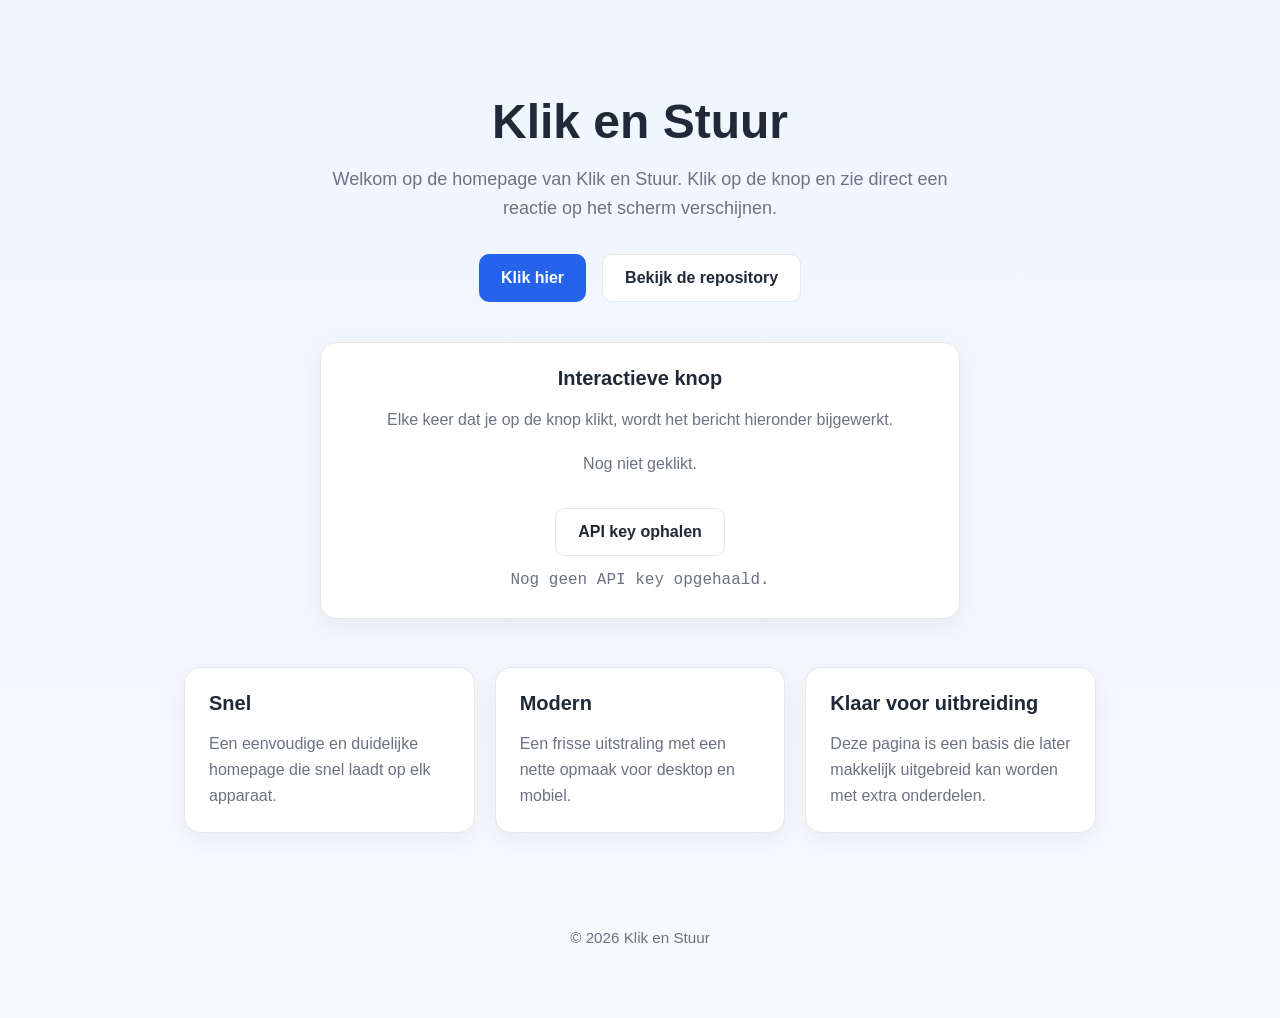
<file: index.html>
<!DOCTYPE html>
<html lang="nl">
<head>
  <meta charset="UTF-8" />
  <meta name="viewport" content="width=device-width, initial-scale=1.0" />
  <title>Klik en Stuur</title>
  <meta name="description" content="Website voor Klik en Stuur" />
  <style>
    :root {
      --bg: #f7f9fc;
      --card: #ffffff;
      --text: #1f2937;
      --muted: #6b7280;
      --accent: #2563eb;
      --accent-dark: #1d4ed8;
      --border: #e5e7eb;
    }

    * {
      box-sizing: border-box;
    }

    body {
      margin: 0;
      font-family: Arial, sans-serif;
      background: linear-gradient(180deg, #eff6ff 0%, var(--bg) 100%);
      color: var(--text);
    }

    .container {
      max-width: 960px;
      margin: 0 auto;
      padding: 24px;
    }

    header {
      padding: 72px 0 40px;
      text-align: center;
    }

    h1 {
      margin: 0 0 16px;
      font-size: 3rem;
      line-height: 1.1;
    }

    .subtitle {
      margin: 0 auto;
      max-width: 640px;
      font-size: 1.125rem;
      color: var(--muted);
      line-height: 1.6;
    }

    .actions {
      margin-top: 32px;
      display: flex;
      justify-content: center;
      gap: 16px;
      flex-wrap: wrap;
    }

    .button {
      display: inline-block;
      padding: 14px 22px;
      border-radius: 10px;
      border: none;
      text-decoration: none;
      font-weight: bold;
      font-size: 1rem;
      cursor: pointer;
      transition: 0.2s ease;
    }

    .button-primary {
      background: var(--accent);
      color: white;
    }

    .button-primary:hover {
      background: var(--accent-dark);
    }

    .button-primary:active {
      transform: translateY(1px);
    }

    .button-secondary {
      background: white;
      color: var(--text);
      border: 1px solid var(--border);
    }

    .button-secondary:hover {
      border-color: #cbd5e1;
      background: #f8fafc;
    }

    .grid {
      display: grid;
      grid-template-columns: repeat(auto-fit, minmax(220px, 1fr));
      gap: 20px;
      margin: 48px 0 72px;
    }

    .click-panel {
      max-width: 640px;
      margin: 0 auto 48px;
      text-align: center;
    }

    .click-result {
      margin-top: 18px;
      color: var(--muted);
      font-size: 1rem;
      min-height: 24px;
    }

    .key-result {
      margin-top: 12px;
      font-family: Consolas, Monaco, monospace;
      word-break: break-all;
      color: var(--text);
      min-height: 24px;
    }

    .copy-button {
      margin-top: 10px;
      display: none;
    }

    .card {
      background: var(--card);
      border: 1px solid var(--border);
      border-radius: 16px;
      padding: 24px;
      box-shadow: 0 8px 24px rgba(15, 23, 42, 0.06);
    }

    .card h2 {
      margin-top: 0;
      font-size: 1.25rem;
    }

    .card p {
      margin-bottom: 0;
      color: var(--muted);
      line-height: 1.6;
    }

    footer {
      padding: 24px 0 48px;
      text-align: center;
      color: var(--muted);
      font-size: 0.95rem;
    }
  </style>
</head>
<body>
  <div class="container">
    <header>
      <h1>Klik en Stuur</h1>
      <p class="subtitle">
        Welkom op de homepage van Klik en Stuur. Klik op de knop en zie direct een reactie
        op het scherm verschijnen.
      </p>
      <div class="actions">
        <button class="button button-primary" id="klikKnop" type="button">Klik hier</button>
        <a class="button button-secondary" href="https://github.com/mmlzegwaard/klikenstuurop">Bekijk de repository</a>
      </div>
    </header>

    <main>
      <section class="card click-panel" aria-live="polite">
        <h2>Interactieve knop</h2>
        <p>Elke keer dat je op de knop klikt, wordt het bericht hieronder bijgewerkt.</p>
        <p id="klikResultaat" class="click-result">Nog niet geklikt.</p>
        <div class="actions">
          <button class="button button-secondary" id="keyKnop" type="button">API key ophalen</button>
        </div>
        <p id="keyResultaat" class="key-result">Nog geen API key opgehaald.</p>
        <button class="button button-secondary copy-button" id="kopieerKeyKnop" type="button">Kopieer key</button>
      </section>

      <section id="meer" class="grid">
        <article class="card">
          <h2>Snel</h2>
          <p>Een eenvoudige en duidelijke homepage die snel laadt op elk apparaat.</p>
        </article>
        <article class="card">
          <h2>Modern</h2>
          <p>Een frisse uitstraling met een nette opmaak voor desktop en mobiel.</p>
        </article>
        <article class="card">
          <h2>Klaar voor uitbreiding</h2>
          <p>Deze pagina is een basis die later makkelijk uitgebreid kan worden met extra onderdelen.</p>
        </article>
      </section>
    </main>

    <footer>
      © 2026 Klik en Stuur
    </footer>
  </div>
  <script>
    const klikKnop = document.getElementById('klikKnop');
    const klikResultaat = document.getElementById('klikResultaat');
    const keyKnop = document.getElementById('keyKnop');
    const keyResultaat = document.getElementById('keyResultaat');
    const kopieerKeyKnop = document.getElementById('kopieerKeyKnop');
    let aantalKlikken = 0;
    let apiKey = '';

    function maskerKey(waarde) {
      if (waarde.length <= 8) {
        return '********';
      }
      return `${waarde.slice(0, 4)}...${waarde.slice(-4)}`;
    }

    klikKnop.addEventListener('click', () => {
      aantalKlikken += 1;
      klikResultaat.textContent = `Je hebt ${aantalKlikken} keer op de knop geklikt.`;
    });

    keyKnop.addEventListener('click', async () => {
      keyResultaat.textContent = 'API key ophalen...';
      keyKnop.disabled = true;
      try {
        const response = await fetch('/api/key');
        let payload = {};
        try {
          payload = await response.json();
        } catch {
          payload = {};
        }
        if (!response.ok) {
          throw new Error(payload.error || 'Onbekende fout');
        }
        if (!payload.api_key) {
          throw new Error('Geen API key in response.');
        }
        apiKey = payload.api_key;
        keyResultaat.textContent = `API key opgehaald: ${maskerKey(apiKey)}`;
        kopieerKeyKnop.style.display = 'inline-block';
      } catch (error) {
        keyResultaat.textContent = `Fout: ${error.message}`;
        apiKey = '';
        kopieerKeyKnop.style.display = 'none';
      } finally {
        keyKnop.disabled = false;
      }
    });

    kopieerKeyKnop.addEventListener('click', async () => {
      if (!apiKey) {
        return;
      }
      try {
        await navigator.clipboard.writeText(apiKey);
        keyResultaat.textContent = `API key gekopieerd: ${maskerKey(apiKey)}`;
      } catch (error) {
        keyResultaat.textContent = 'Kopiëren mislukt.';
      }
    });
  </script>
</body>
</html>
</file>
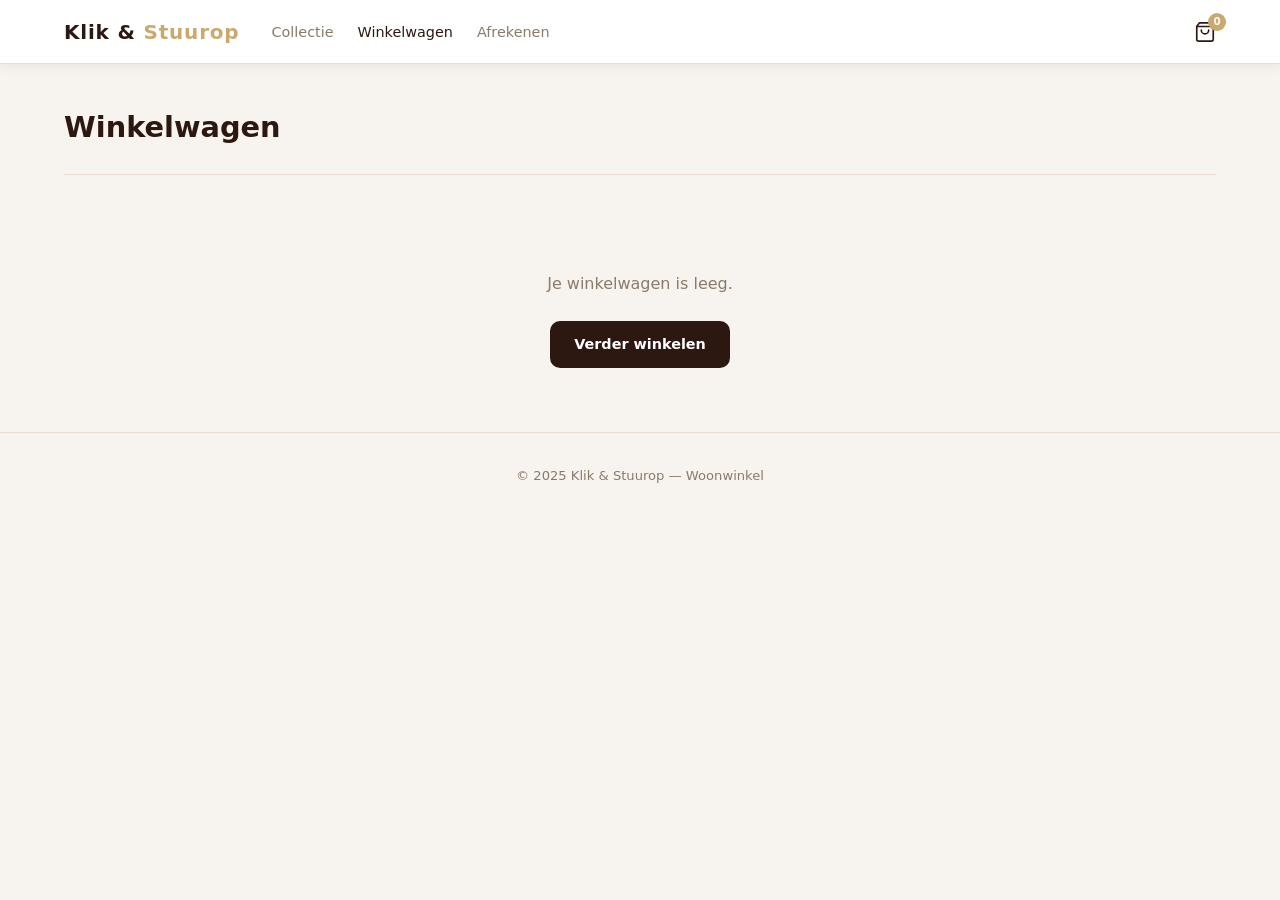
<file: cart.html>
<!DOCTYPE html>
<html lang="nl">
<head>
  <meta charset="UTF-8" />
  <meta name="viewport" content="width=device-width, initial-scale=1.0" />
  <title>Winkelwagen — Klik &amp; Stuurop</title>
  <link rel="stylesheet" href="style.css" />
</head>
<body>

  <!-- Navigation -->
  <nav class="nav">
    <div class="nav-inner">
      <a href="index.html" class="nav-brand">Klik &amp; <span>Stuurop</span></a>
      <ul class="nav-links">
        <li><a href="index.html">Collectie</a></li>
        <li><a href="cart.html" class="active">Winkelwagen</a></li>
        <li><a href="checkout.html">Afrekenen</a></li>
      </ul>
      <a href="cart.html" class="nav-cart" aria-label="Winkelwagen">
        <svg viewBox="0 0 24 24" fill="none" stroke="currentColor" stroke-width="1.8"
             stroke-linecap="round" stroke-linejoin="round" aria-hidden="true">
          <path d="M6 2 3 6v14a2 2 0 0 0 2 2h14a2 2 0 0 0 2-2V6l-3-4z"/>
          <line x1="3" y1="6" x2="21" y2="6"/>
          <path d="M16 10a4 4 0 0 1-8 0"/>
        </svg>
        <span id="cart-badge" class="badge" hidden>0</span>
      </a>
    </div>
  </nav>

  <main class="container">
    <div class="page-header">
      <h1>Winkelwagen</h1>
    </div>
    <div id="cart-root"></div>
  </main>

  <footer>
    <p>© 2025 Klik &amp; Stuurop — Woonwinkel</p>
  </footer>

  <script src="app.js"></script>
  <script>initCart();</script>
</body>
</html>
</file>
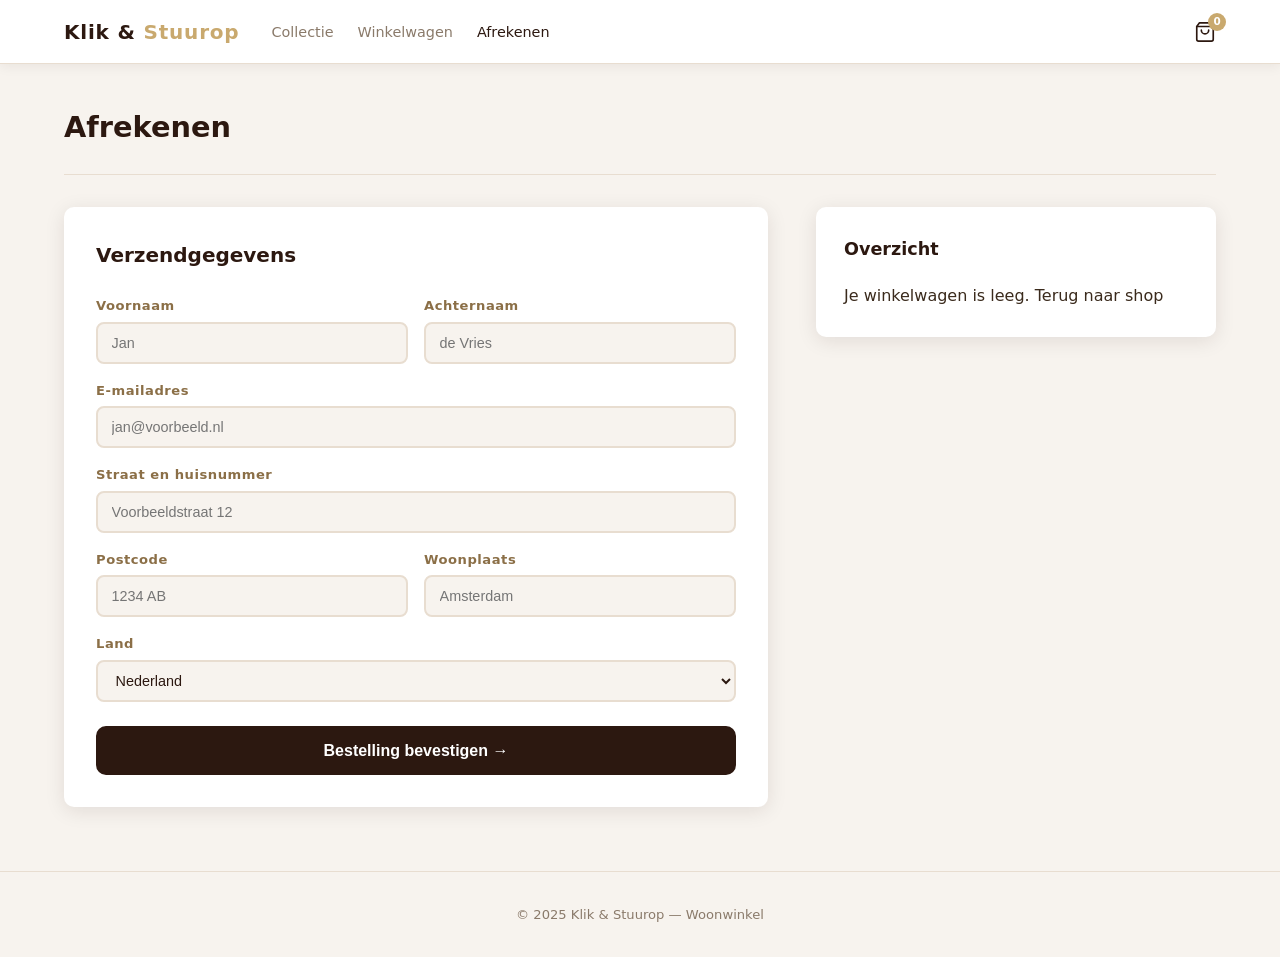
<file: checkout.html>
<!DOCTYPE html>
<html lang="nl">
<head>
  <meta charset="UTF-8" />
  <meta name="viewport" content="width=device-width, initial-scale=1.0" />
  <title>Afrekenen — Klik &amp; Stuurop</title>
  <link rel="stylesheet" href="style.css" />
</head>
<body>

  <!-- Navigation -->
  <nav class="nav">
    <div class="nav-inner">
      <a href="index.html" class="nav-brand">Klik &amp; <span>Stuurop</span></a>
      <ul class="nav-links">
        <li><a href="index.html">Collectie</a></li>
        <li><a href="cart.html">Winkelwagen</a></li>
        <li><a href="checkout.html" class="active">Afrekenen</a></li>
      </ul>
      <a href="cart.html" class="nav-cart" aria-label="Winkelwagen">
        <svg viewBox="0 0 24 24" fill="none" stroke="currentColor" stroke-width="1.8"
             stroke-linecap="round" stroke-linejoin="round" aria-hidden="true">
          <path d="M6 2 3 6v14a2 2 0 0 0 2 2h14a2 2 0 0 0 2-2V6l-3-4z"/>
          <line x1="3" y1="6" x2="21" y2="6"/>
          <path d="M16 10a4 4 0 0 1-8 0"/>
        </svg>
        <span id="cart-badge" class="badge" hidden>0</span>
      </a>
    </div>
  </nav>

  <main class="container">
    <div class="page-header">
      <h1 id="checkout-heading">Afrekenen</h1>
    </div>

    <!-- Success message (hidden until form is submitted) -->
    <div id="checkout-success" class="checkout-success" hidden>
      <div class="success-icon">🎉</div>
      <h2>Bestelling geplaatst!</h2>
      <p>
        Bedankt voor je bestelling. Je ontvangt een bevestiging per e-mail.
        We sturen je bestelling zo snel mogelijk op.
      </p>
      <a href="index.html" class="btn btn-primary">Terug naar de winkel</a>
    </div>

    <div class="checkout-layout" id="checkout-layout">
      <!-- Shipping form -->
      <div class="checkout-form-card">
        <h2>Verzendgegevens</h2>
        <form id="checkout-form">

          <div class="form-row">
            <div class="form-group">
              <label for="voornaam">Voornaam</label>
              <input type="text" id="voornaam" name="voornaam" placeholder="Jan" required />
            </div>
            <div class="form-group">
              <label for="achternaam">Achternaam</label>
              <input type="text" id="achternaam" name="achternaam" placeholder="de Vries" required />
            </div>
          </div>

          <div class="form-group">
            <label for="email">E-mailadres</label>
            <input type="email" id="email" name="email" placeholder="jan@voorbeeld.nl" required />
          </div>

          <div class="form-group">
            <label for="adres">Straat en huisnummer</label>
            <input type="text" id="adres" name="adres" placeholder="Voorbeeldstraat 12" required />
          </div>

          <div class="form-row">
            <div class="form-group">
              <label for="postcode">Postcode</label>
              <input type="text" id="postcode" name="postcode" placeholder="1234 AB" required />
            </div>
            <div class="form-group">
              <label for="stad">Woonplaats</label>
              <input type="text" id="stad" name="stad" placeholder="Amsterdam" required />
            </div>
          </div>

          <div class="form-group">
            <label for="land">Land</label>
            <select id="land" name="land" required>
              <option value="NL" selected>Nederland</option>
              <option value="BE">België</option>
              <option value="DE">Duitsland</option>
              <option value="FR">Frankrijk</option>
              <option value="LU">Luxemburg</option>
              <option value="GB">Verenigd Koninkrijk</option>
              <option value="OTHER">Overig</option>
            </select>
          </div>

          <div class="checkout-submit-row">
            <button type="submit" class="btn btn-primary btn-large">
              Bestelling bevestigen →
            </button>
          </div>
        </form>
      </div>

      <!-- Order summary -->
      <aside class="order-summary-card">
        <h2>Overzicht</h2>
        <div id="order-summary"></div>
      </aside>
    </div>
  </main>

  <footer>
    <p>© 2025 Klik &amp; Stuurop — Woonwinkel</p>
  </footer>

  <script src="app.js"></script>
  <script>initCheckout();</script>
</body>
</html>
</file>
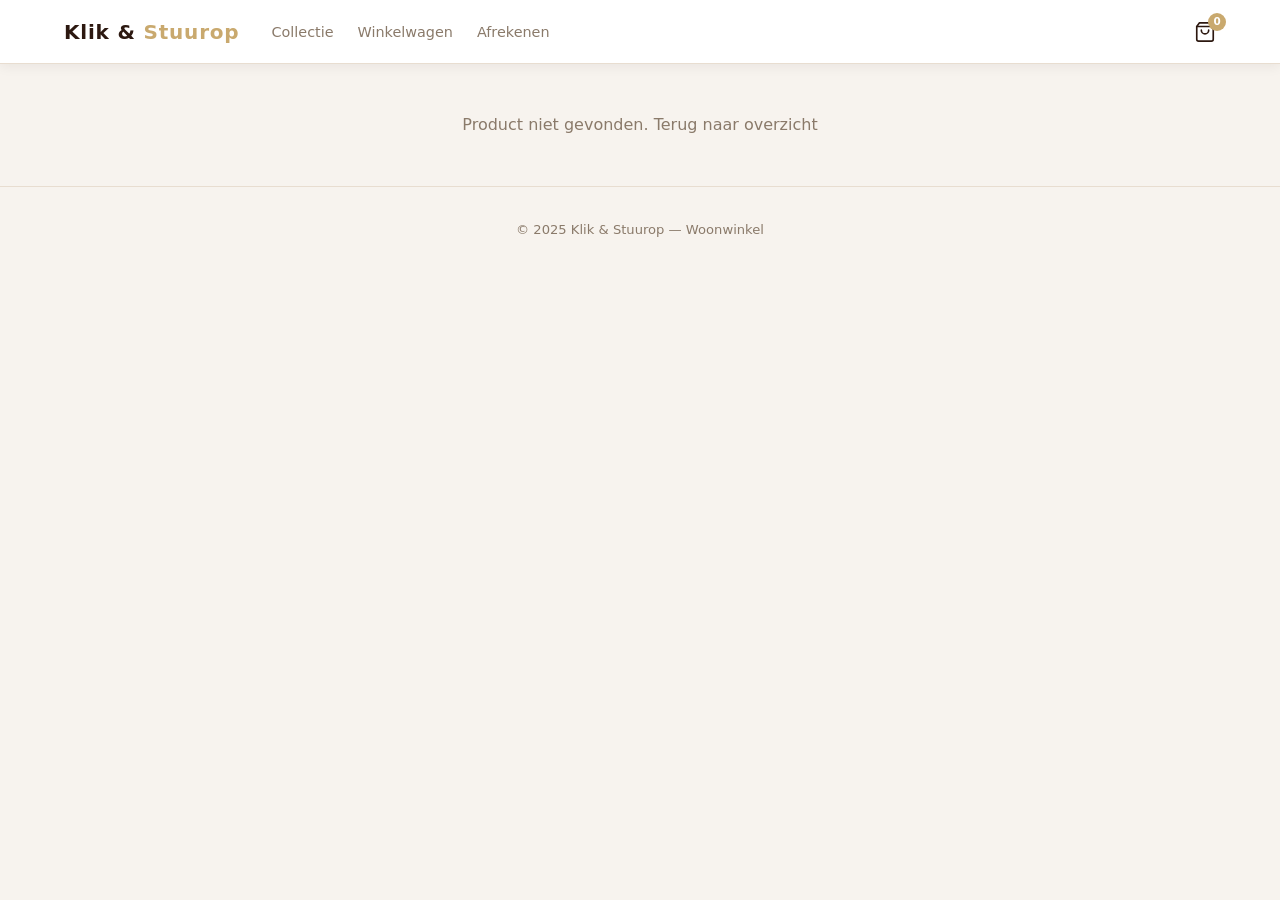
<file: product.html>
<!DOCTYPE html>
<html lang="nl">
<head>
  <meta charset="UTF-8" />
  <meta name="viewport" content="width=device-width, initial-scale=1.0" />
  <title>Product — Klik &amp; Stuurop</title>
  <link rel="stylesheet" href="style.css" />
</head>
<body>

  <!-- Navigation -->
  <nav class="nav">
    <div class="nav-inner">
      <a href="index.html" class="nav-brand">Klik &amp; <span>Stuurop</span></a>
      <ul class="nav-links">
        <li><a href="index.html">Collectie</a></li>
        <li><a href="cart.html">Winkelwagen</a></li>
        <li><a href="checkout.html">Afrekenen</a></li>
      </ul>
      <a href="cart.html" class="nav-cart" aria-label="Winkelwagen">
        <svg viewBox="0 0 24 24" fill="none" stroke="currentColor" stroke-width="1.8"
             stroke-linecap="round" stroke-linejoin="round" aria-hidden="true">
          <path d="M6 2 3 6v14a2 2 0 0 0 2 2h14a2 2 0 0 0 2-2V6l-3-4z"/>
          <line x1="3" y1="6" x2="21" y2="6"/>
          <path d="M16 10a4 4 0 0 1-8 0"/>
        </svg>
        <span id="cart-badge" class="badge" hidden>0</span>
      </a>
    </div>
  </nav>

  <!-- Detail root — filled by JS -->
  <main class="container">
    <div id="detail-root"></div>
  </main>

  <footer>
    <p>© 2025 Klik &amp; Stuurop — Woonwinkel</p>
  </footer>

  <script src="app.js"></script>
  <script>initDetail();</script>
</body>
</html>
</file>
<file: style.css>
/* ── CSS Custom Properties ─────────────────────────────────────────── */
:root {
  --clr-bg:        #f7f3ee;
  --clr-surface:   #ffffff;
  --clr-primary:   #c9a96e;
  --clr-primary-dk:#a8834a;
  --clr-dark:      #2c1810;
  --clr-medium:    #8b6f47;
  --clr-light:     #e8ddd0;
  --clr-text:      #3a2a1c;
  --clr-muted:     #8a7a6a;
  --radius:        10px;
  --shadow:        0 4px 20px rgba(44,24,16,.10);
  --nav-h:         64px;
  --transition:    0.22s ease;
}

/* ── Reset / Base ──────────────────────────────────────────────────── */
*,
*::before,
*::after {
  box-sizing: border-box;
  margin: 0;
  padding: 0;
}

html {
  scroll-behavior: smooth;
}

body {
  font-family: 'Segoe UI', system-ui, sans-serif;
  background: var(--clr-bg);
  color: var(--clr-text);
  line-height: 1.6;
  min-height: 100vh;
}

img {
  max-width: 100%;
  display: block;
}

a {
  color: inherit;
  text-decoration: none;
}

/* ── Navigation ────────────────────────────────────────────────────── */
.nav {
  position: sticky;
  top: 0;
  z-index: 100;
  height: var(--nav-h);
  background: var(--clr-surface);
  border-bottom: 1px solid var(--clr-light);
  box-shadow: 0 2px 12px rgba(44,24,16,.07);
  display: flex;
  align-items: center;
}

.nav-inner {
  width: 100%;
  max-width: 1200px;
  margin: 0 auto;
  padding: 0 1.5rem;
  display: flex;
  align-items: center;
  gap: 2rem;
}

.nav-brand {
  font-size: 1.25rem;
  font-weight: 700;
  letter-spacing: .04em;
  color: var(--clr-dark);
  white-space: nowrap;
}

.nav-brand span {
  color: var(--clr-primary);
}

.nav-links {
  display: flex;
  gap: 1.5rem;
  list-style: none;
  flex: 1;
}

.nav-links a {
  font-size: .9rem;
  font-weight: 500;
  color: var(--clr-muted);
  transition: color var(--transition);
}

.nav-links a:hover,
.nav-links a.active {
  color: var(--clr-dark);
}

.nav-cart {
  position: relative;
  display: flex;
  align-items: center;
  gap: .4rem;
  font-size: .9rem;
  font-weight: 600;
  color: var(--clr-dark);
  transition: color var(--transition);
}

.nav-cart:hover {
  color: var(--clr-primary);
}

.nav-cart svg {
  width: 22px;
  height: 22px;
}

.badge {
  position: absolute;
  top: -8px;
  right: -10px;
  background: var(--clr-primary);
  color: #fff;
  font-size: .65rem;
  font-weight: 700;
  min-width: 18px;
  height: 18px;
  border-radius: 999px;
  display: flex;
  align-items: center;
  justify-content: center;
  padding: 0 4px;
}

/* ── Page Container ────────────────────────────────────────────────── */
.container {
  max-width: 1200px;
  margin: 0 auto;
  padding: 0 1.5rem;
}

/* ── Hero ──────────────────────────────────────────────────────────── */
.hero {
  position: relative;
  height: 520px;
  overflow: hidden;
}

.hero-img {
  width: 100%;
  height: 100%;
  object-fit: cover;
  object-position: center 40%;
}

.hero-overlay {
  position: absolute;
  inset: 0;
  background: linear-gradient(
    135deg,
    rgba(44,24,16,.65) 0%,
    rgba(44,24,16,.25) 60%,
    transparent 100%
  );
  display: flex;
  align-items: flex-end;
  padding: 3rem;
}

.hero-content {
  color: #fff;
  max-width: 520px;
}

.hero-content h1 {
  font-size: clamp(1.8rem, 4vw, 2.8rem);
  font-weight: 700;
  line-height: 1.2;
  margin-bottom: .75rem;
}

.hero-content p {
  font-size: 1.05rem;
  opacity: .9;
  margin-bottom: 1.5rem;
}

/* ── Section headings ──────────────────────────────────────────────── */
.section-heading {
  padding: 3rem 0 1.5rem;
}

.section-heading h2 {
  font-size: 1.6rem;
  font-weight: 700;
  color: var(--clr-dark);
}

.section-heading p {
  color: var(--clr-muted);
  margin-top: .25rem;
}

/* ── Product Grid ──────────────────────────────────────────────────── */
.products-grid {
  display: grid;
  grid-template-columns: repeat(auto-fill, minmax(260px, 1fr));
  gap: 1.5rem;
  padding-bottom: 4rem;
}

/* ── Product Card ──────────────────────────────────────────────────── */
.product-card {
  background: var(--clr-surface);
  border-radius: var(--radius);
  overflow: hidden;
  box-shadow: var(--shadow);
  display: flex;
  flex-direction: column;
  transition: transform var(--transition), box-shadow var(--transition);
}

.product-card:hover {
  transform: translateY(-4px);
  box-shadow: 0 8px 30px rgba(44,24,16,.15);
}

.product-card-link {
  display: flex;
  flex-direction: column;
  flex: 1;
}

.product-card-image {
  width: 100%;
  aspect-ratio: 4/3;
  overflow: hidden;
  background: var(--clr-light);
}

.product-card-image img {
  width: 100%;
  height: 100%;
  object-fit: cover;
  transform: scale(2.6);
  transition: transform .4s ease;
}

.product-card:hover .product-card-image img {
  transform: scale(2.8);
}

.product-card-body {
  padding: 1.1rem 1.25rem .75rem;
  flex: 1;
}

.product-card-category {
  font-size: .72rem;
  font-weight: 600;
  letter-spacing: .08em;
  text-transform: uppercase;
  color: var(--clr-primary);
}

.product-card-name {
  font-size: 1.05rem;
  font-weight: 600;
  margin: .2rem 0 .5rem;
  color: var(--clr-dark);
}

.product-card-price {
  font-size: 1.15rem;
  font-weight: 700;
  color: var(--clr-medium);
}

/* ── Buttons ───────────────────────────────────────────────────────── */
.btn {
  display: inline-flex;
  align-items: center;
  justify-content: center;
  gap: .4rem;
  padding: .65rem 1.4rem;
  border-radius: var(--radius);
  font-size: .9rem;
  font-weight: 600;
  cursor: pointer;
  border: 2px solid transparent;
  transition: background var(--transition), color var(--transition),
              border-color var(--transition), transform var(--transition);
  text-align: center;
  white-space: nowrap;
}

.btn:active {
  transform: scale(.97);
}

.btn-primary {
  background: var(--clr-dark);
  color: #fff;
  border-color: var(--clr-dark);
}

.btn-primary:hover {
  background: var(--clr-primary-dk);
  border-color: var(--clr-primary-dk);
}

.btn-secondary {
  background: transparent;
  color: var(--clr-dark);
  border-color: var(--clr-light);
}

.btn-secondary:hover {
  background: var(--clr-light);
}

.btn-large {
  padding: .85rem 2rem;
  font-size: 1rem;
}

.product-card > .btn {
  margin: 0 1.25rem 1.25rem;
  width: calc(100% - 2.5rem);
}

/* ── Detail Page ───────────────────────────────────────────────────── */
.detail-layout {
  display: grid;
  grid-template-columns: 1fr 1fr;
  gap: 3rem;
  padding: 3rem 0 4rem;
  align-items: start;
}

.room-highlight-wrapper {
  position: relative;
  border-radius: var(--radius);
  overflow: hidden;
  box-shadow: var(--shadow);
}

.room-bg {
  width: 100%;
  display: block;
  filter: grayscale(100%) brightness(0.55);
}

.room-highlight {
  position: absolute;
  top: 0;
  left: 0;
  width: 100%;
  height: 100%;
  object-fit: cover;
  filter: brightness(1.05) saturate(1.1);
  transition: clip-path .3s ease;
}

.highlight-label {
  position: absolute;
  bottom: 1rem;
  left: 1rem;
  background: rgba(44,24,16,.75);
  color: #fff;
  font-size: .78rem;
  font-weight: 600;
  padding: .3rem .7rem;
  border-radius: 4px;
  letter-spacing: .05em;
  backdrop-filter: blur(4px);
}

.detail-info-col {
  display: flex;
  flex-direction: column;
  gap: 1rem;
}

.detail-name {
  font-size: clamp(1.5rem, 3vw, 2.1rem);
  font-weight: 700;
  color: var(--clr-dark);
  line-height: 1.2;
}

.detail-price {
  font-size: 1.8rem;
  font-weight: 700;
  color: var(--clr-medium);
}

.detail-description {
  color: var(--clr-muted);
  line-height: 1.75;
  font-size: .95rem;
}

.detail-actions {
  display: flex;
  flex-wrap: wrap;
  gap: 1rem;
  align-items: center;
  margin-top: .5rem;
}

.qty-control {
  display: flex;
  align-items: center;
  border: 2px solid var(--clr-light);
  border-radius: var(--radius);
  overflow: hidden;
}

.qty-btn {
  width: 36px;
  height: 40px;
  background: var(--clr-bg);
  border: none;
  font-size: 1.1rem;
  cursor: pointer;
  transition: background var(--transition);
}

.qty-btn:hover {
  background: var(--clr-light);
}

.qty-input {
  width: 48px;
  height: 40px;
  border: none;
  text-align: center;
  font-size: .95rem;
  font-weight: 600;
  background: var(--clr-surface);
  color: var(--clr-dark);
  -moz-appearance: textfield;
}

.qty-input::-webkit-outer-spin-button,
.qty-input::-webkit-inner-spin-button {
  -webkit-appearance: none;
}

.qty-display {
  min-width: 36px;
  text-align: center;
  font-weight: 600;
  padding: 0 .5rem;
}

.back-link {
  color: var(--clr-muted);
  font-size: .88rem;
  margin-top: .5rem;
  transition: color var(--transition);
}

.back-link:hover {
  color: var(--clr-dark);
}

.error {
  padding: 3rem;
  text-align: center;
  color: var(--clr-muted);
}

/* ── Cart Page ─────────────────────────────────────────────────────── */
.page-header {
  padding: 2.5rem 0 1.5rem;
  border-bottom: 1px solid var(--clr-light);
  margin-bottom: 2rem;
}

.page-header h1 {
  font-size: 1.8rem;
  font-weight: 700;
  color: var(--clr-dark);
}

.cart-empty {
  text-align: center;
  padding: 4rem 1rem;
  color: var(--clr-muted);
  display: flex;
  flex-direction: column;
  align-items: center;
  gap: 1.5rem;
}

.cart-table {
  width: 100%;
  border-collapse: collapse;
  font-size: .9rem;
}

.cart-table th {
  text-align: left;
  padding: .75rem 1rem;
  border-bottom: 2px solid var(--clr-light);
  font-size: .75rem;
  font-weight: 700;
  letter-spacing: .08em;
  text-transform: uppercase;
  color: var(--clr-muted);
}

.cart-table td {
  padding: 1rem;
  border-bottom: 1px solid var(--clr-light);
  vertical-align: middle;
}

.cart-product-cell {
  display: flex;
  align-items: center;
  gap: 1rem;
}

.cart-thumb {
  width: 72px;
  height: 56px;
  border-radius: 6px;
  overflow: hidden;
  flex-shrink: 0;
  background: var(--clr-light);
}

.cart-thumb img {
  width: 100%;
  height: 100%;
  object-fit: cover;
  transform: scale(2.6);
}

.cart-footer {
  display: flex;
  justify-content: space-between;
  align-items: flex-start;
  gap: 2rem;
  padding: 2rem 0 4rem;
  flex-wrap: wrap;
}

.cart-total-block {
  min-width: 280px;
  background: var(--clr-surface);
  border-radius: var(--radius);
  padding: 1.5rem;
  box-shadow: var(--shadow);
  display: flex;
  flex-direction: column;
  gap: .75rem;
}

.cart-total-line {
  display: flex;
  justify-content: space-between;
  font-size: .9rem;
  color: var(--clr-muted);
}

.cart-total-grand {
  font-size: 1.1rem;
  font-weight: 700;
  color: var(--clr-dark);
  border-top: 1px solid var(--clr-light);
  padding-top: .75rem;
  margin-top: .25rem;
}

.btn-remove {
  background: none;
  border: none;
  cursor: pointer;
  color: var(--clr-muted);
  font-size: 1rem;
  padding: .25rem .5rem;
  border-radius: 4px;
  transition: color var(--transition), background var(--transition);
}

.btn-remove:hover {
  color: #c0392b;
  background: #fef2f2;
}

/* ── Checkout Page ─────────────────────────────────────────────────── */
.checkout-layout {
  display: grid;
  grid-template-columns: 1fr 400px;
  gap: 3rem;
  padding-bottom: 4rem;
  align-items: start;
}

.checkout-form-card {
  background: var(--clr-surface);
  border-radius: var(--radius);
  padding: 2rem;
  box-shadow: var(--shadow);
}

.checkout-form-card h2 {
  font-size: 1.25rem;
  font-weight: 700;
  margin-bottom: 1.5rem;
  color: var(--clr-dark);
}

.form-row {
  display: grid;
  grid-template-columns: 1fr 1fr;
  gap: 1rem;
}

.form-group {
  display: flex;
  flex-direction: column;
  gap: .35rem;
  margin-bottom: 1rem;
}

.form-group label {
  font-size: .82rem;
  font-weight: 600;
  color: var(--clr-medium);
  letter-spacing: .04em;
}

.form-group input,
.form-group select {
  height: 42px;
  padding: 0 .85rem;
  border: 2px solid var(--clr-light);
  border-radius: 8px;
  font-size: .9rem;
  color: var(--clr-dark);
  background: var(--clr-bg);
  transition: border-color var(--transition);
  outline: none;
}

.form-group input:focus,
.form-group select:focus {
  border-color: var(--clr-primary);
  background: var(--clr-surface);
}

.checkout-submit-row {
  margin-top: 1.5rem;
}

.checkout-submit-row .btn {
  width: 100%;
}

.order-summary-card {
  background: var(--clr-surface);
  border-radius: var(--radius);
  padding: 1.75rem;
  box-shadow: var(--shadow);
  position: sticky;
  top: calc(var(--nav-h) + 1rem);
}

.order-summary-card h2 {
  font-size: 1.1rem;
  font-weight: 700;
  margin-bottom: 1.25rem;
  color: var(--clr-dark);
}

.summary-table {
  width: 100%;
  border-collapse: collapse;
  font-size: .88rem;
}

.summary-table td {
  padding: .5rem 0;
  border-bottom: 1px solid var(--clr-light);
  color: var(--clr-muted);
}

.summary-table td:last-child {
  text-align: right;
  color: var(--clr-dark);
  font-weight: 600;
}

.summary-table tfoot tr:last-child td {
  border-bottom: none;
  padding-top: .75rem;
  font-size: 1rem;
  color: var(--clr-dark);
}

.summary-grand td {
  color: var(--clr-dark) !important;
}

/* ── Checkout success ──────────────────────────────────────────────── */
.checkout-success {
  text-align: center;
  padding: 4rem 1rem;
  max-width: 500px;
  margin: 0 auto;
}

.checkout-success .success-icon {
  font-size: 4rem;
  margin-bottom: 1rem;
}

.checkout-success h2 {
  font-size: 1.8rem;
  font-weight: 700;
  color: var(--clr-dark);
  margin-bottom: 1rem;
}

.checkout-success p {
  color: var(--clr-muted);
  margin-bottom: 2rem;
  line-height: 1.7;
}

/* ── Toast ─────────────────────────────────────────────────────────── */
#toast {
  position: fixed;
  bottom: 2rem;
  left: 50%;
  transform: translateX(-50%) translateY(100px);
  background: var(--clr-dark);
  color: #fff;
  padding: .75rem 1.5rem;
  border-radius: var(--radius);
  font-size: .88rem;
  font-weight: 500;
  box-shadow: 0 4px 20px rgba(0,0,0,.25);
  transition: transform .3s ease, opacity .3s ease;
  opacity: 0;
  pointer-events: none;
  z-index: 9999;
  white-space: nowrap;
}

#toast.toast-show {
  transform: translateX(-50%) translateY(0);
  opacity: 1;
}

/* ── Footer ────────────────────────────────────────────────────────── */
footer {
  border-top: 1px solid var(--clr-light);
  padding: 2rem 0;
  text-align: center;
  color: var(--clr-muted);
  font-size: .82rem;
}

/* ── Responsive ────────────────────────────────────────────────────── */
@media (max-width: 900px) {
  .detail-layout {
    grid-template-columns: 1fr;
    gap: 2rem;
  }
  .checkout-layout {
    grid-template-columns: 1fr;
  }
  .order-summary-card {
    position: static;
    order: -1;
  }
}

@media (max-width: 640px) {
  .nav-links {
    display: none;
  }
  .hero {
    height: 360px;
  }
  .hero-overlay {
    padding: 1.5rem;
  }
  .form-row {
    grid-template-columns: 1fr;
  }
  .cart-table thead {
    display: none;
  }
  .cart-table tr {
    display: block;
    border-bottom: 2px solid var(--clr-light);
    padding: 1rem 0;
  }
  .cart-table td {
    display: block;
    border: none;
    padding: .3rem 0;
  }
  .cart-footer {
    flex-direction: column;
  }
  .cart-total-block {
    width: 100%;
  }
}
</file>
